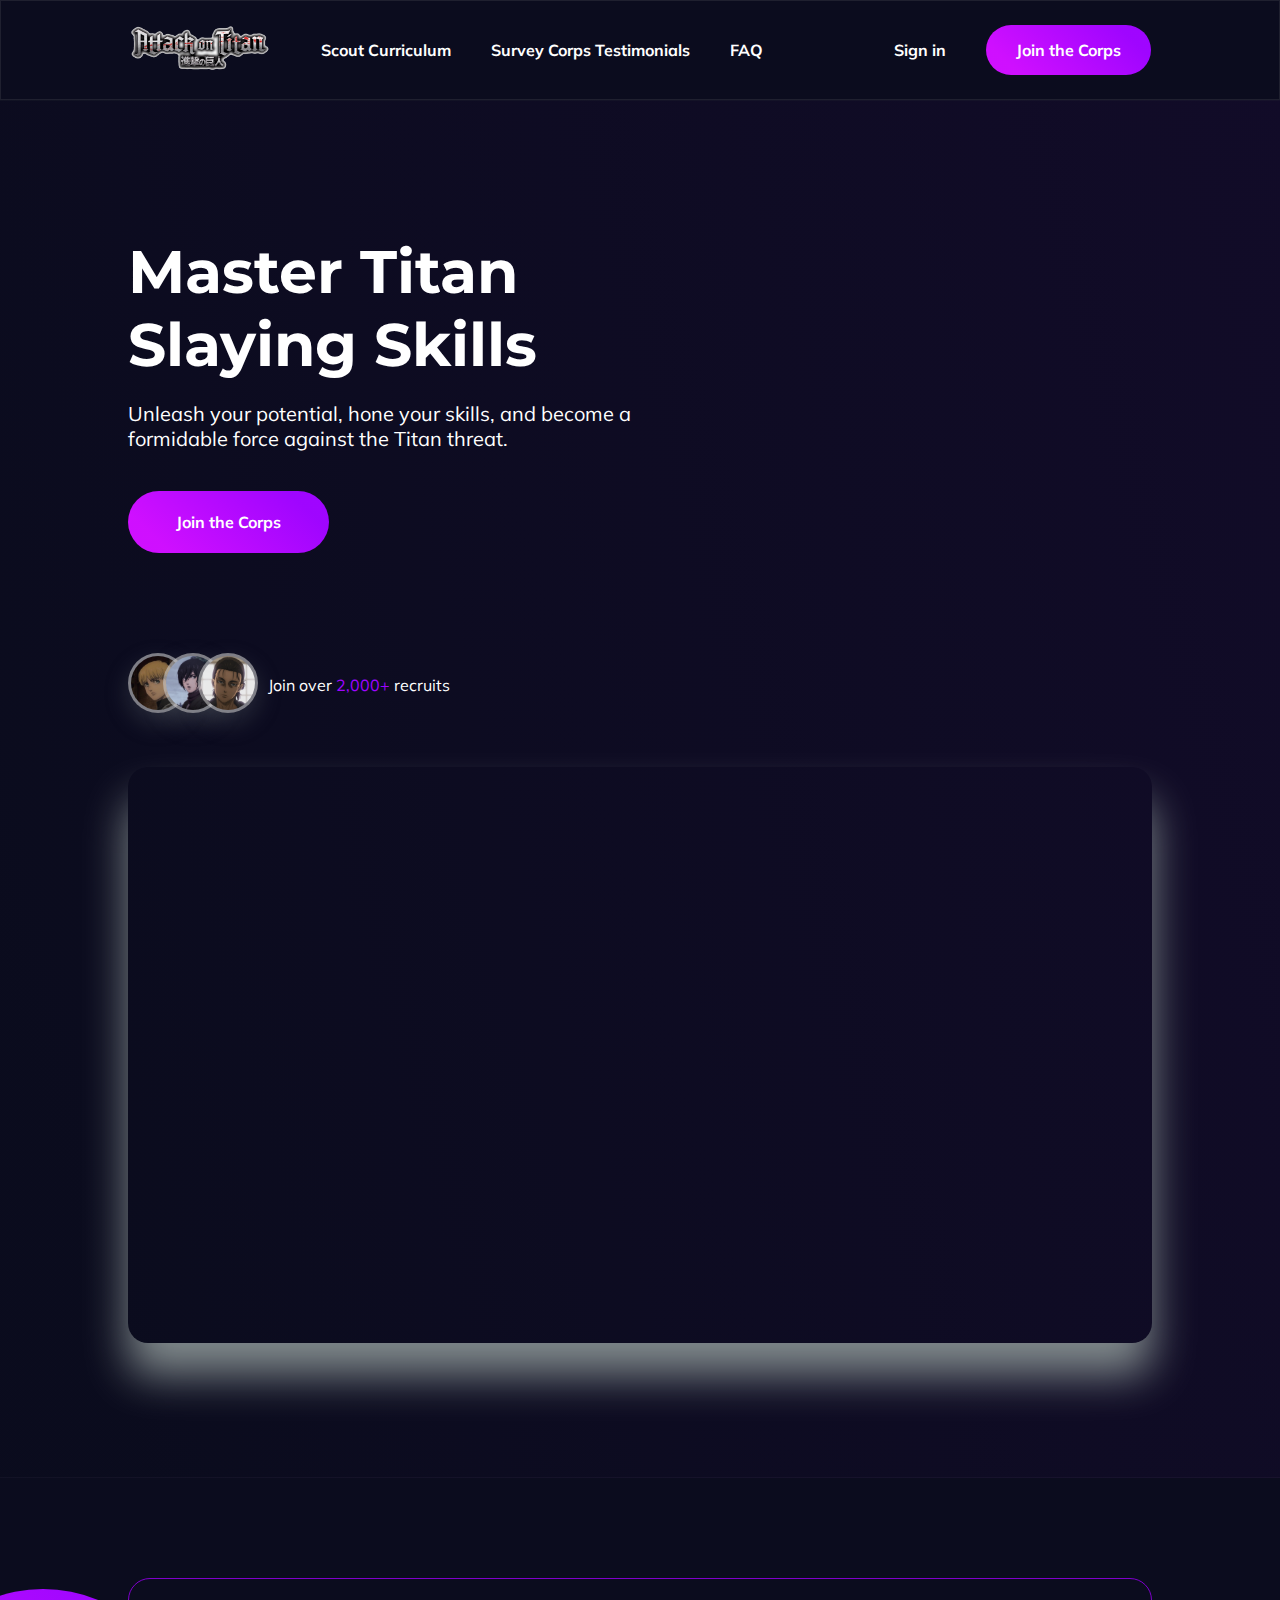
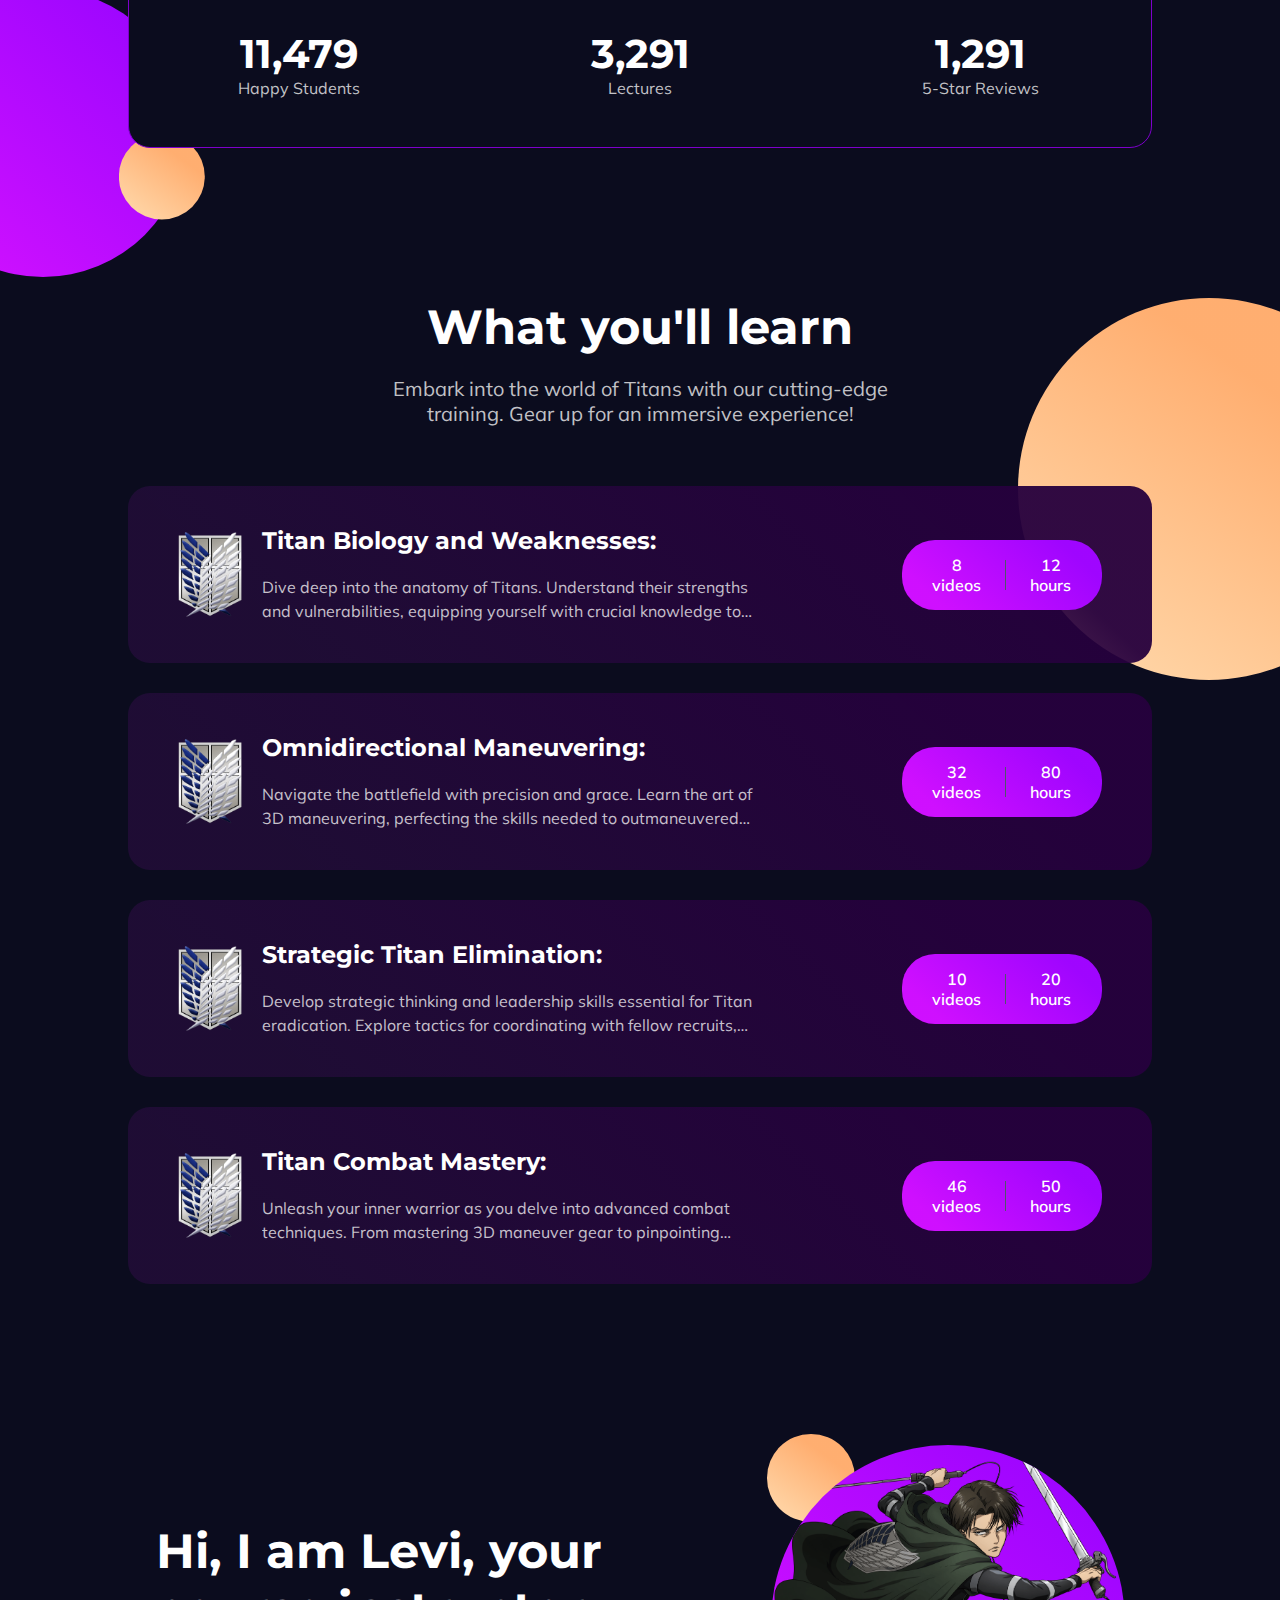
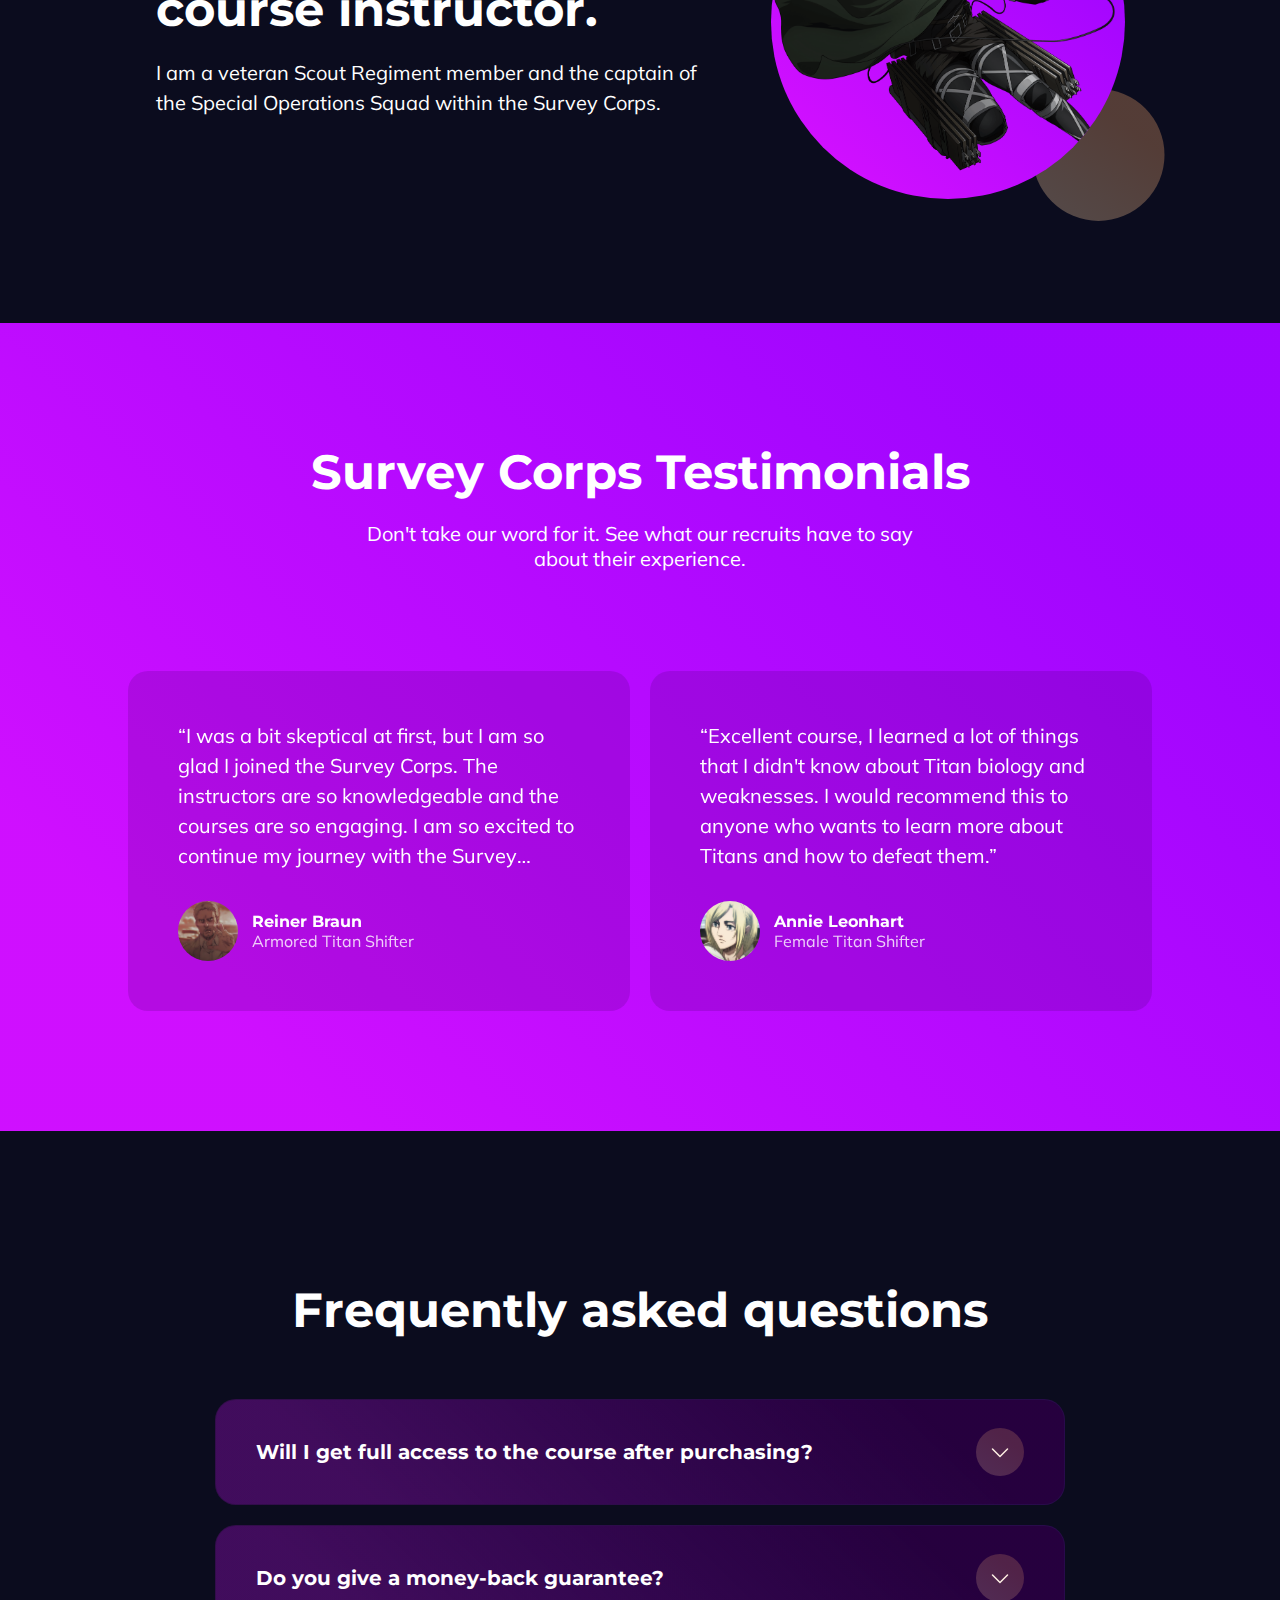
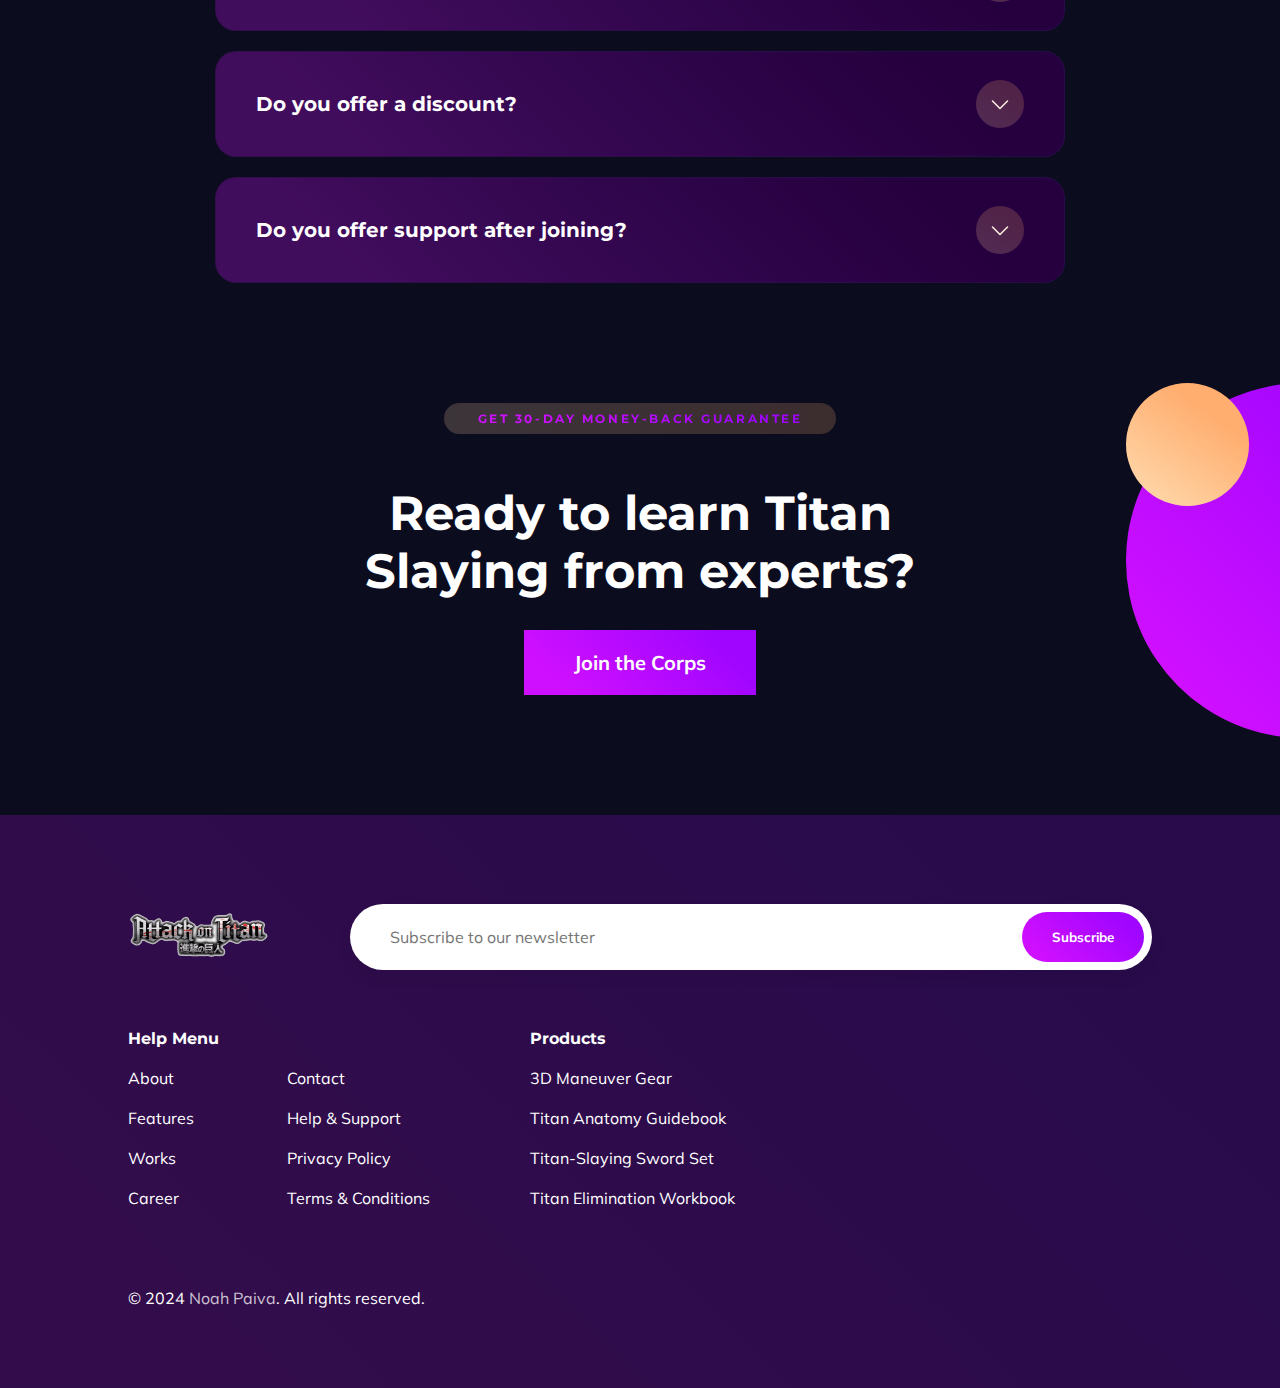
<file: landing-page/index.html>
<!doctype html>
<html lang="en">
<head>
	<meta charset="UTF-8">
	<meta content="width=device-width, initial-scale=1.0" name="viewport">
	<meta content="ie=edge" http-equiv="X-UA-Compatible">
	<title>Attack on Titan Landing Page</title>
	<link href="https://fonts.googleapis.com" rel="preconnect"/>
	<link crossorigin href="https://fonts.gstatic.com" rel="preconnect"/>
	<link
		href="https://fonts.googleapis.com/css2?family=Montserrat:wght@700&family=Mulish:wght@400;600;700&display=swap"
		rel="stylesheet"
	/>
	<link
		href="https://cdn.jsdelivr.net/npm/swiper@11/swiper-bundle.min.css"
		rel="stylesheet"
	/>
	<link href="./styles.css" rel="stylesheet"/>
	<script defer src="https://cdn.freecodecamp.org/testable-projects-fcc/v1/bundle.js"></script>

</head>
<body>
	<header class="main-header" id="header">
		<nav id="nav-bar">
			<a href="#">
				<img alt="AOT Logo" id="header-img" src="./assets/logo.png"/>
			</a>
			<div class="backdrop"></div>
			<div class="nav-links">
				<ul>
					<li><a class="nav-link" href="#curriculum">Scout Curriculum</a></li>
					<li>
						<a class="nav-link" href="#corps-testimonials">Survey Corps Testimonials</a>
					</li>
					<li>
						<a class="nav-link" href="#faq">FAQ</a>
					</li>
				</ul>
				<ul>
					<li>
						<a class="" href="#">Sign in</a>
					</li>
					<li>
						<a class="colored-button" href="#join-the-corps">Join the Corps</a>
					</li>
				</ul>
			</div>
		</nav>
		<div class="menu-btn">
			<span></span>
		</div>
	</header>
	<main>
		<section class="hero padding-section" id="hero">
			<div class="text">
				<h1>Master Titan Slaying Skills</h1>
				<p>
					Unleash your potential, hone your skills, and become a formidable force against the Titan threat.
				</p>
			</div>
			<a class="colored-button" href="#join-the-corps">Join the Corps</a>
			<div class="corps">
				<div class="corps-images">
					<img alt="Armin Picture" src="./assets/armin.webp"/>
					<img alt="Mikasa Picture" src="./assets/mikasa.jpg"/>
					<img alt="Eren Picture" src="./assets/eren.webp"/>
				</div>
				<p>Join over <span>2,000+</span> recruits</p>
			</div>
			<div class="responsive-iframe">
				<iframe
					allowfullscreen
					id="video"
					src="https://www.youtube.com/embed/yLhjFXkPpck?controls=0"
					title="Attack on Titan AMV"
				></iframe>
			</div>
		</section>
		<section class="statistics" id="statistics">
			<div class="statistic">
				<h2>11,479</h2>
				<p>happy students</p>
			</div>
			<div class="statistic">
				<h2>3,291</h2>
				<p>lectures</p>
			</div>
			<div class="statistic">
				<h2>1,291</h2>
				<p>5-star reviews</p>
			</div>
		</section>
		<section class="curriculum" id="curriculum">
			<header>
				<h2>What you'll learn</h2>
				<p>
					Embark into the world of Titans with our cutting-edge training. Gear up for an immersive
					experience!
				</p>
			</header>
			<article class="course">
				<div class="course-info">
					<img
						alt="Survey Corps Logo"
						src="./assets/corps-logo.webp"
					/>
					<div>
						<h3>Titan Biology and Weaknesses:</h3>
						<p>
							Dive deep into the anatomy of Titans. Understand their strengths and vulnerabilities, equipping yourself
							with crucial knowledge to exploit weaknesses effectively.
						</p>
					</div>
				</div>
				<a class="course-price colored-button" href="">
					<span>8 videos</span>
					<div></div>
					<span>12 hours</span>
				</a>
			</article>
			<article class="course">
				<div class="course-info">
					<img
						alt="Survey Corps Logo"
						src="./assets/corps-logo.webp"
					/>
					<div>
						<h3>Omnidirectional Maneuvering:</h3>
						<p>
							Navigate the battlefield with precision and grace. Learn the art of 3D maneuvering, perfecting the skills
							needed to outmaneuvered Titans. Become a primary of swift and agile movements in the face of danger.
						</p>
					</div>
				</div>
				<a class="course-price colored-button" href="">
					<span>32 videos</span>
					<div></div>
					<span>80 hours</span>
				</a>
			</article>
			<article class="course">
				<div class="course-info">
					<img
						alt="Survey Corps Logo"
						src="./assets/corps-logo.webp"
					/>
					<div>
						<h3>Strategic Titan Elimination:</h3>
						<p>
							Develop strategic thinking and leadership skills essential for Titan eradication. Explore tactics for
							coordinating with fellow recruits, devising plans, and executing precise maneuvers to ensure the most
							effective Titan elimination strategies.
						</p>
					</div>
				</div>
				<a class="course-price colored-button" href="">
					<span>10 videos</span>
					<div></div>
					<span>20 hours</span>
				</a>
			</article>
			<article class="course">
				<div class="course-info">
					<img
						alt="Survey Corps Logo"
						src="./assets/corps-logo.webp"
					/>
					<div>
						<h3>Titan Combat Mastery:</h3>
						<p>
							Unleash your inner warrior as you delve into advanced combat techniques. From mastering 3D maneuver gear
							to pinpointing Titan weaknesses, this course will transform you into a skilled Titan slayer.
						</p>
					</div>
				</div>
				<a class="course-price colored-button" href="">
					<span>46 videos</span>
					<div></div>
					<span>50 hours</span>
				</a>
			</article>
		</section>
		<section class="instructor" id="instructor">
			<div class="text">
				<h2>Hi, I am Levi, your course instructor.</h2>
				<p>
					I am a veteran Scout Regiment member and the captain of the Special Operations Squad within the Survey Corps.
				</p>
			</div>
			<div class="image">
				<img alt="" src="./assets/levi.png"/>
			</div>
		</section>
		<section class="corps-testimonials padding-section" id="corps-testimonials">
			<header>
				<h2>Survey Corps Testimonials</h2>
				<p>
					Don't take our word for it. See what our recruits have to say about their experience.
				</p>
			</header>
			<div class="swiper">
				<!-- Additional required wrapper -->
				<div class="swiper-wrapper">
					<!-- Slides -->
					<div class="swiper-slide">
						<p>
							“I was a bit skeptical at first, but I am so glad I joined the
							Survey Corps. The instructors are so knowledgeable and the
							courses are so engaging. I am so excited to continue my
							journey with the Survey Corps!”
						</p>
						<div class="recruit">
							<img alt="Recruit" src="./assets/reiner.jpg"/>
							<div class="info">
								<h3>Reiner Braun</h3>
								<p>Armored Titan Shifter</p>
							</div>
						</div>
					</div>
					<div class="swiper-slide">
						<p>
							“Excellent course, I learned a lot of things that I didn't know
							about Titan biology and weaknesses. I would recommend this to
							anyone who wants to learn more about Titans and how to defeat
							them.”
						</p>
						<div class="recruit">
							<img alt="Recruit" src="./assets/annie.webp"/>
							<div class="info">
								<h3>Annie Leonhart</h3>
								<p>Female Titan Shifter</p>
							</div>
						</div>
					</div>
					<div class="swiper-slide">
						<p>
							“I have been a fan of the Survey Corps for a long time, and I
							am so glad I finally took the leap and joined. The courses are
							so informative and the instructors are so helpful. I am so
							excited to continue my journey with the Survey Corps!”
						</p>
						<div class="recruit">
							<img alt="Recruit" src="./assets/zeke.jpg"/>
							<div class="info">
								<h3>Zeke Yeager</h3>
								<p>Beast Titan Shifter</p>
							</div>
						</div>
					</div>
				</div>
			</div>
		</section>
		<section class="faq" id="faq">
			<header>
				<h2>Frequently asked questions</h2>
			</header>
			<div class="questions">
				<details>
					<summary>
						Will I get full access to the course after purchasing?
					</summary>
					<p>
						Anim pariatur cliché reprehenderit, enim eiusmod high life
						accusamus terry richardson ad squid. Three wolf moon officia aute, non
						cupidatat skateboard dolor brunch. Food truck quinoa nesciunt
						laborum eiusmod. Brunch 3 wolf moon tempor, sunt aliqua put a bird
						on it squid single-origin coffee nulla assumenda shoreditch et.
						Nihil anim keffiyeh helvetica, craft beer labore wes anderson cred
						nesciunt sapiente ea proident. Ad vegan excepteur butcher vice
						lomo. Leggings occaecat craft beer farm-to-table, raw denim
						aesthetic synth nesciunt you probably haven't heard of them
						accusamus labore sustainable VHS.
					</p>
				</details>
				<details>
					<summary>Do you give a money-back guarantee?</summary>
					<p>
						Anim pariatur cliché reprehenderit, enim eiusmod high life
						accusamus terry richardson ad squid. Three wolf moon officia aute, non
						cupidatat skateboard dolor brunch. Food truck quinoa nesciunt
						laborum eiusmod. Brunch 3 wolf moon tempor, sunt aliqua put a bird
						on it squid single-origin coffee nulla assumenda shoreditch et.
						Nihil anim keffiyeh helvetica, craft beer labore wes anderson cred
						nesciunt sapiente ea proident. Ad vegan excepteur butcher vice
						lomo. Leggings occaecat craft beer farm-to-table, raw denim
						aesthetic synth nesciunt you probably haven't heard of them
						accusamus labore sustainable VHS.
					</p>
				</details>
				<details>
					<summary>Do you offer a discount?</summary>
					<p>
						Anim pariatur cliché reprehenderit, enim eiusmod high life
						accusamus terry richardson ad squid. Three wolf moon officia aute, non
						cupidatat skateboard dolor brunch. Food truck quinoa nesciunt
						laborum eiusmod. Brunch 3 wolf moon tempor, sunt aliqua put a bird
						on it squid single-origin coffee nulla assumenda shoreditch et.
						Nihil anim keffiyeh helvetica, craft beer labore wes anderson cred
						nesciunt sapiente ea proident. Ad vegan excepteur butcher vice
						lomo. Leggings occaecat craft beer farm-to-table, raw denim
						aesthetic synth nesciunt you probably haven't heard of them
						accusamus labore sustainable VHS.
					</p>
				</details>
				<details>
					<summary>Do you offer support after joining?</summary>
					<p>
						Anim pariatur cliché reprehenderit, enim eiusmod high life
						accusamus terry richardson ad squid. Three wolf moon officia aute, non
						cupidatat skateboard dolor brunch. Food truck quinoa nesciunt
						laborum eiusmod. Brunch 3 wolf moon tempor, sunt aliqua put a bird
						on it squid single-origin coffee nulla assumenda shoreditch et.
						Nihil anim keffiyeh helvetica, craft beer labore wes anderson cred
						nesciunt sapiente ea proident. Ad vegan excepteur butcher vice
						lomo. Leggings occaecat craft beer farm-to-table, raw denim
						aesthetic synth nesciunt you probably haven't heard of them
						accusamus labore sustainable VHS.
					</p>
				</details>
			</div>
		</section>
		<section class="join-the-corps padding-section" id="join-the-corps">
			<header>
				<div class="promo">
					<h3>Get 30-Day Money-Back Guarantee</h3>
				</div>
				<h2>Ready to learn Titan Slaying from experts?</h2>
			</header>
			<a class="colored-button" href="#">Join the Corps</a>
		</section>
	</main>
	<footer class="main-footer">
		<div class="footer-header">
			<a href="#">
				<img alt="logo" src="./assets/logo.png"/>
			</a>
			<form action="https://www.freecodecamp.com/email-submit" class="newsletter" id="form">
				<label class="sr-only" for="email">Subscribe to our newsletter</label>
				<input
					id="email"
					name="email"
					placeholder="Subscribe to our newsletter"
					required
					type="email"
				/>
				<input class="colored-button" id="submit" type="submit" value="Subscribe"/>
			</form>
		</div>
		<nav>
			<div>
				<h3>Help Menu</h3>
				<ul class="double-list">
					<li>About</li>
					<li>Features</li>
					<li>Works</li>
					<li>Career</li>
					<li>Contact</li>
					<li>Help & Support</li>
					<li>Privacy Policy</li>
					<li>Terms & Conditions</li>
				</ul>
			</div>
			<div>
				<h3>Products</h3>
				<ul>
					<li>3D Maneuver Gear</li>
					<li>Titan Anatomy Guidebook</li>
					<li>Titan-Slaying Sword Set</li>
					<li>Titan Elimination Workbook</li>
				</ul>
			</div>
		</nav>
		<p>&copy; 2024 <a href="https://github.com/noahbpaiva">Noah Paiva</a>. All rights reserved.</p>
	</footer>
	<script src="https://cdn.jsdelivr.net/npm/swiper@11/swiper-bundle.min.js"></script>
	<script>
    const navbar = document.querySelector('#nav-bar');

    document.querySelector('.menu-btn').addEventListener('click', e => {
      e.currentTarget.classList.toggle('close');
      navbar.classList.toggle('open');
    });

    document.querySelectorAll('.navbar ul a').forEach(link => {
      link.addEventListener('click', () => {
        if (navbar.getAttribute('class').includes('open'))
          document.querySelector('.menu-btn').click();
      });
    });

    new Swiper('.swiper', {
      spaceBetween: 20,
      loop: true,
      slidesPerView: 1,
      autoplay: {
        delay: 5000,
      },
      breakpoints: {
        1024: {
          slidesPerView: 2,
        },
      },
    });
	</script>
</body>
</html>
</file>
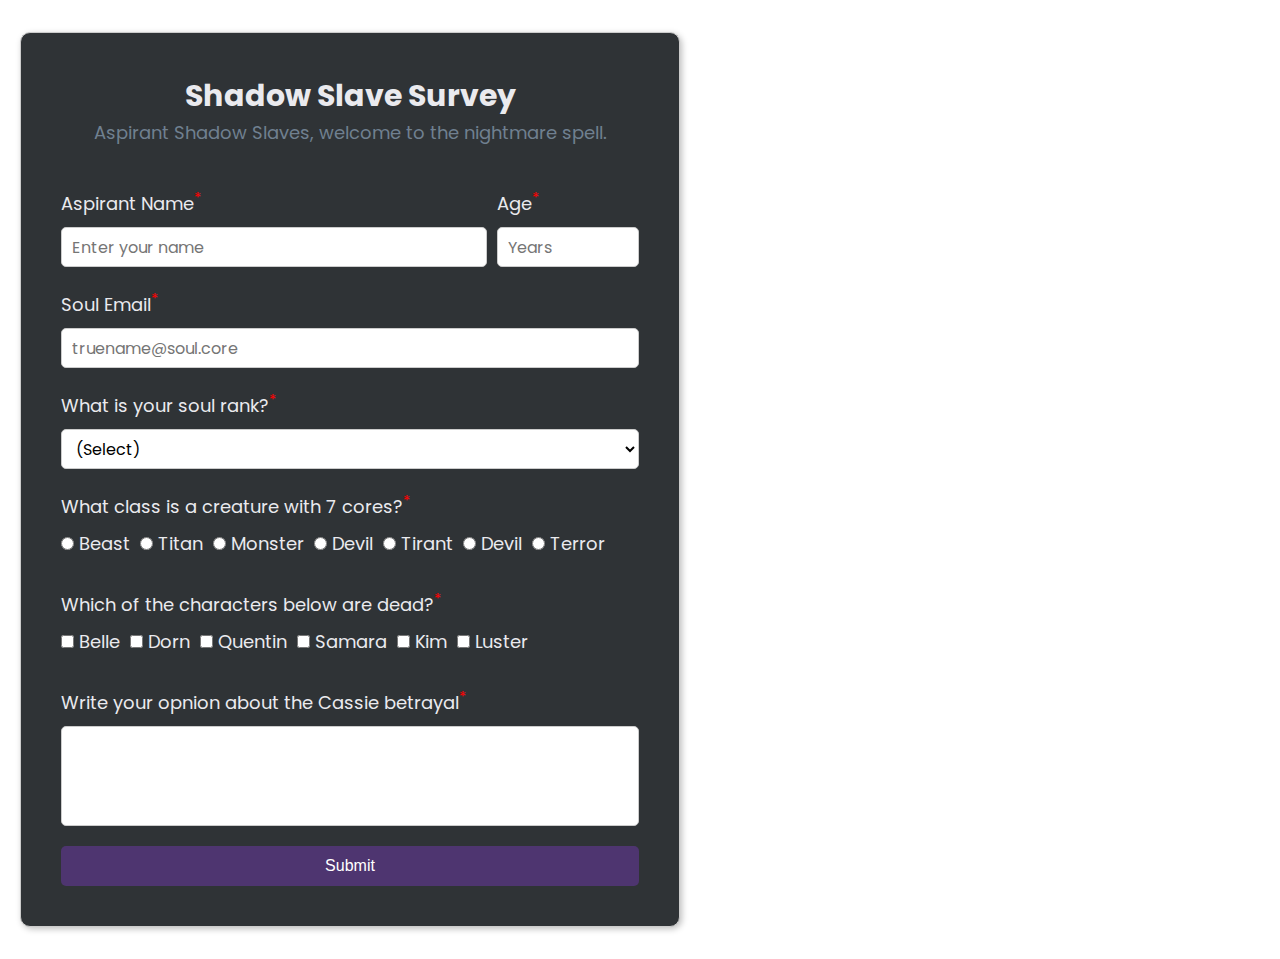
<file: survey-form/index.html>
<!doctype html>
<html lang="en">
<head>
	<meta charset="UTF-8">
	<meta content="width=device-width, initial-scale=1.0" name="viewport">
	<meta content="ie=edge" http-equiv="X-UA-Compatible">
	<title>Shadow Slave Survey</title>
	<link href="https://fonts.googleapis.com/css?family=Poppins:400,500,600,700&display=swap" rel="stylesheet">
	<link href="styles.css" rel="stylesheet">
	<script defer src="https://cdn.freecodecamp.org/testable-projects-fcc/v1/bundle.js"></script>
</head>
<body>
	<main>
		<h1 id="title">Shadow Slave Survey</h1>
		<p id="description">Aspirant Shadow Slaves, welcome to the nightmare spell.</p>
		<form id="survey-form">
			<fieldset class="double-field">
				<div>
					<label for="name" id="name-label">Aspirant Name<sup class="required">*</sup></label>
					<input id="name" placeholder="Enter your name" required type="text"/>
				</div>
				<div>
					<label for="number" id="number-label">Age<sup class="required">*</sup></label>
					<input id="number" max="99" min="13" placeholder="Years" required type="number"/>
				</div>
			</fieldset>
			<fieldset>
				<label for="email" id="email-label">Soul Email<sup class="required">*</sup></label>
				<input id="email" placeholder="truename@soul.core" required type="email"/>
				<label for="dropdown">What is your soul rank?<sup class="required">*</sup></label>
				<select id="dropdown" name="soul-rank" required>
					<option disabled selected value="">(Select)</option>
					<option value="1">Dormant</option>
					<option value="2">Awakened</option>
					<option value="3">Ascended</option>
					<option value="4">Transcended</option>
					<option value="5">Supreme</option>
					<option value="6">Sacred</option>
					<option value="7">Divine</option>
				</select>
			</fieldset>
			<fieldset>
				<label>What class is a creature with 7 cores?<sup class="required">*</sup></label>
				<div class="inline-list">
					<label>
						<input name="cores" required type="radio" value="beast"/> Beast
					</label>
					<label>
						<input name="cores" type="radio" value="titan"/> Titan
					</label>
					<label>
						<input name="cores" type="radio" value="monster"/> Monster
					</label>
					<label>
						<input name="cores" type="radio" value="devil"/> Devil
					</label>
					<label>
						<input name="cores" type="radio" value="tirant"/> Tirant
					</label>
					<label>
						<input name="cores" type="radio" value="devil"/> Devil
					</label>
					<label>
						<input name="cores" type="radio" value="terror"/> Terror
					</label>
				</div>

			</fieldset>
			<fieldset>
				<label>Which of the characters below are dead?<sup class="required">*</sup></label>
				<div class="inline-list">
					<label><input name="dead" type="checkbox" value="belle"/> Belle</label>
					<label><input name="dead" type="checkbox" value="dorn"/> Dorn</label>
					<label><input name="dead" type="checkbox" value="quentin"/> Quentin</label>
					<label><input name="dead" type="checkbox" value="samara"/> Samara</label>
					<label><input name="dead" type="checkbox" value="kim"/> Kim</label>
					<label><input name="dead" type="checkbox" value="luster"/> Luster</label>
				</div>
				<label for="opnion">Write your opnion about the Cassie betrayal<sup class="required">*</sup></label>
				<textarea id="opnion" required>

						</textarea>
			</fieldset>
			<button id="submit" type="submit">Submit</button>
		</form>
	</main>
</body>
</html>
</file>
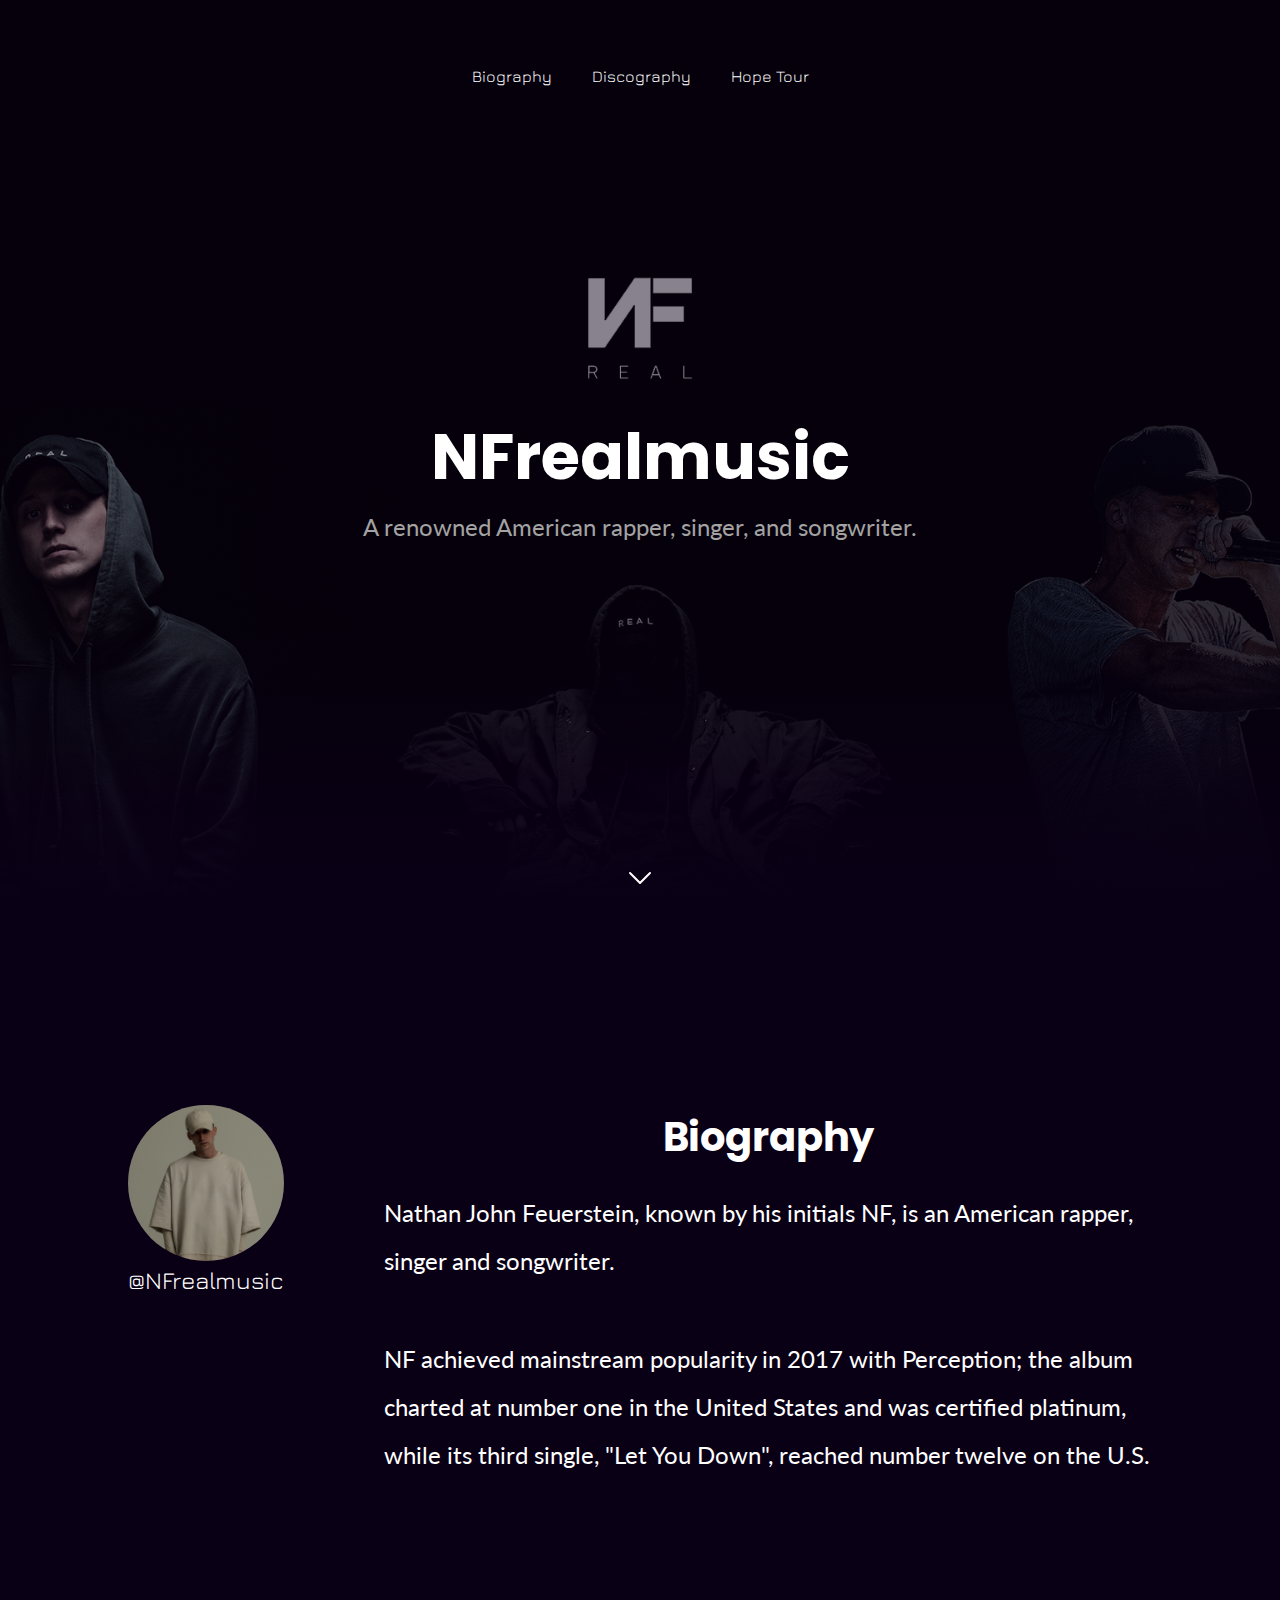
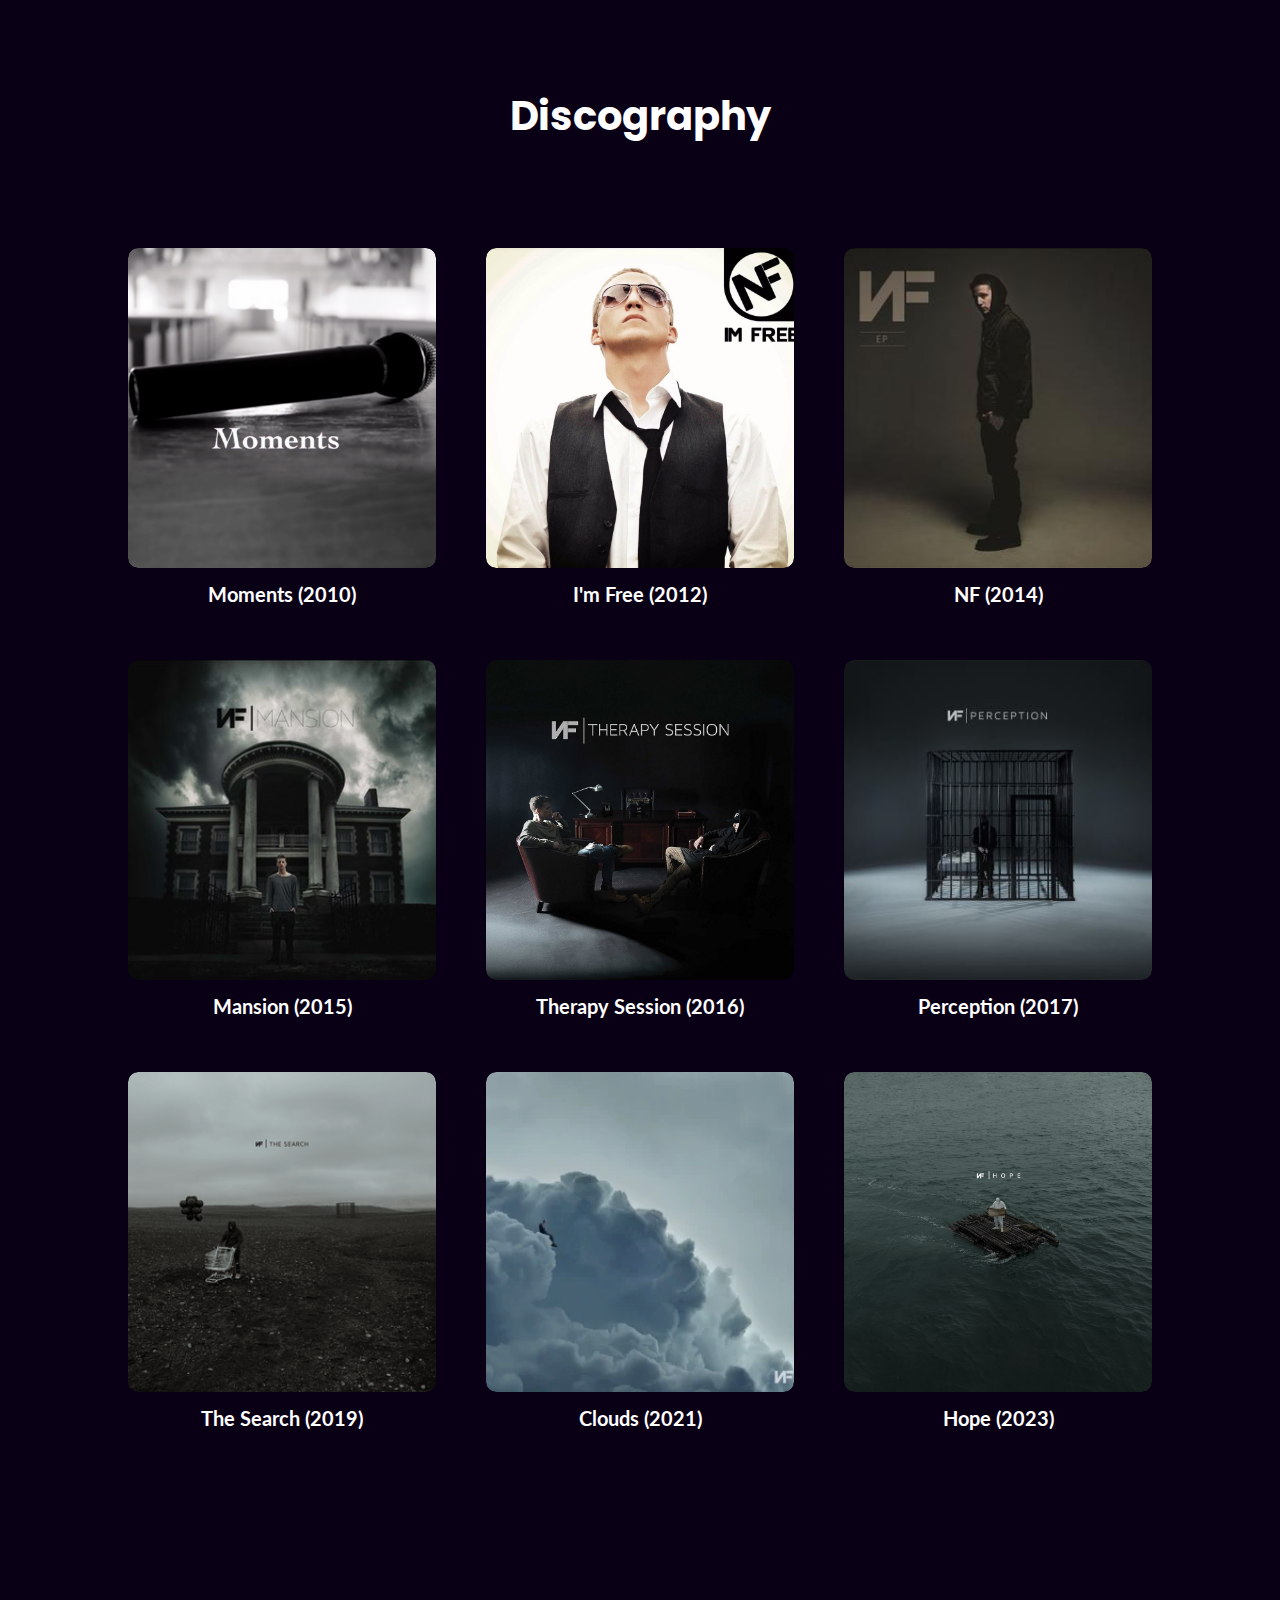
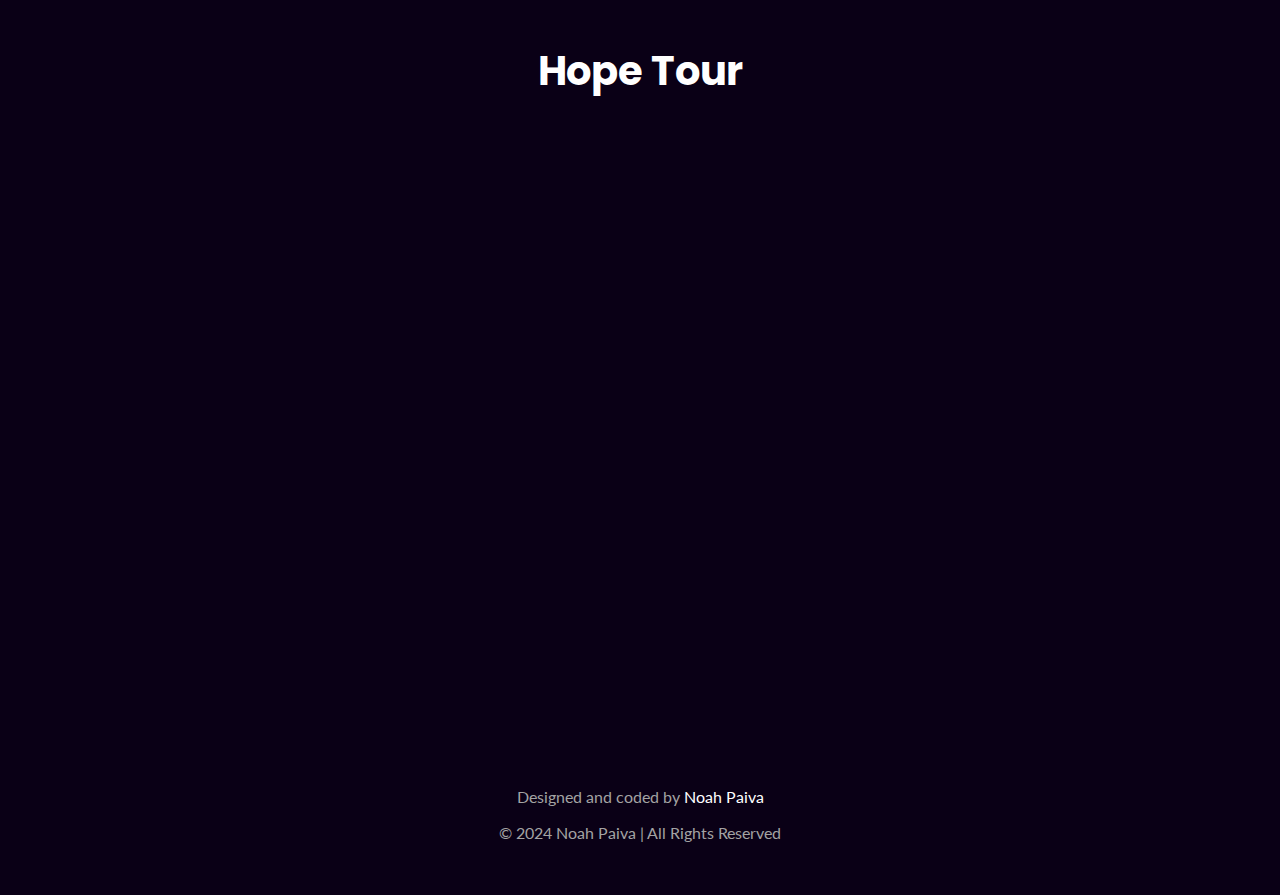
<file: tribute-page/index.html>
<!doctype html>
<html lang="en">
<head>
	<meta charset="UTF-8">
	<meta content="width=device-width, initial-scale=1.0" name="viewport">
	<meta content="ie=edge" http-equiv="X-UA-Compatible">
	<title>Tribute Page for NF</title>
	<link href="https://fonts.googleapis.com/css?family=Poppins:400,500,600,700" rel="stylesheet">
	<link href="https://fonts.googleapis.com/css?family=Lato:400" rel="stylesheet">
	<link href="https://fonts.googleapis.com/css?family=Jura:400,500,600,700" rel="stylesheet">
	<link href="./styles.css" rel="stylesheet">
</head>
<body>
	<main id="main">
		<section class="home">
			<header>
				<nav class="navbar">
					<ul>
						<li class="navbar-item"><a href="#biography">Biography</a></li>
						<li class="navbar-item"><a href="#discography">Discography</a></li>
						<li class="navbar-item"><a href="#tour">Hope Tour</a></li>
					</ul>
				</nav>
			</header>
			<div class="home-content">
				<div class="home-text">
					<h1 id="title">NFrealmusic</h1>
					<p>A renowned American rapper, singer, and songwriter.</p>
				</div>
				<a aria-label="Go to biography" class="home-content-link" href="#biography">
					<svg fill="#ffffff" height="32" viewBox="0 0 256 256" width="32" xmlns="http://www.w3.org/2000/svg">
						<path
							d="M213.66,101.66l-80,80a8,8,0,0,1-11.32,0l-80-80A8,8,0,0,1,53.66,90.34L128,164.69l74.34-74.35a8,8,0,0,1,11.32,11.32Z"></path>
					</svg>
				</a>

			</div>
		</section>
		<section class="biography" id="biography">
			<div class="biography-picture" id="img-div">
				<img alt="NF" id="image" src="assets/nf.jpg">
				<div id="img-caption"><a href=https://www.nfrealmusic.com" id="tribute-link" target="_blank">@NFrealmusic</a>
				</div>
			</div>
			<div class="biography-content">
				<h2>Biography</h2>
				<div class="biography-text" id="tribute-info">
					<p>Nathan John Feuerstein, known by his initials NF, is an American rapper, singer and songwriter.</p>
					<p>NF achieved mainstream popularity in 2017 with Perception; the album charted at number one in the United
						States and was certified platinum, while its third single, "Let You Down", reached number twelve on the
						U.S.</p>
				</div>
			</div>
		</section>
		<section class="discography" id="discography">
			<h2>Discography</h2>
			<div class="discography-albums">
				<div class="album">
					<div class="album-picture">
						<img alt="Moments" src="assets/albums/moments.png">
					</div>
					<h3>Moments (2010)</h3>
				</div>
				<div class="album">
					<div class="album-picture">
						<img alt="I'm Free" src="assets/albums/im-free.jpg">
					</div>
					<h3>I'm Free (2012)</h3>
				</div>
				<div class="album">
					<div class="album-picture">
						<img alt="NF" src="assets/albums/nf.jpg">
					</div>
					<h3>NF (2014)</h3>
				</div>
				<div class="album">
					<div class="album-picture">
						<img alt="Mansion" src="assets/albums/mansion.png">
					</div>
					<h3>Mansion (2015)</h3>
				</div>
				<div class="album">
					<div class="album-picture">
						<img alt="Therapy Session" src="assets/albums/therapy-session.jpg">
					</div>
					<h3>Therapy Session (2016)</h3>
				</div>
				<div class="album">
					<div class="album-picture">
						<img alt="Perception" src="assets/albums/perception.jpg">
					</div>
					<h3>Perception (2017)</h3>
				</div>
				<div class="album">
					<div class="album-picture">
						<img alt="The Search" src="assets/albums/the-search.png">
					</div>
					<h3>The Search (2019)</h3>
				</div>
				<div class="album">
					<div class="album-picture">
						<img alt="Clouds" src="assets/albums/clouds.png">
					</div>
					<h3>Clouds (2021)</h3>
				</div>
				<div class="album">
					<div class="album-picture">
						<img alt="Hope" src="assets/albums/hope.png">
					</div>
					<h3>Hope (2023)</h3>
				</div>
			</div>
		</section>
		<section id="tour">
			<h2>Hope Tour</h2>
			<div class="tour-player">
				<iframe allowfullscreen class="responsive-iframe"
				        src="https://www.youtube-nocookie.com/embed/LZ-CUF-Fw-g?si=SNor-ZfNMjztRkdq&amp;controls=0"
				        title="Youtube Player">
				</iframe>
			</div>
		</section>
	</main>
	<footer>
		<p>Designed and coded by <a href="www.github.com/noahbpaiva">Noah Paiva</a></p>
		<p>&copy; 2024 Noah Paiva | All Rights Reserved</p>
	</footer>
	<script src="https://cdn.freecodecamp.org/testable-projects-fcc/v1/bundle.js"></script>
</body>
</html>
</file>
<file: landing-page/styles.css>
* {
    margin: 0;
    padding: 0;
    border: 0;
    list-style: none;
    text-decoration: none;
    box-sizing: border-box;
}

:root {
    --color-primary: hsla(277, 100%, 51%, 1);
    --color-background: hsla(235, 48%, 8%);
    --color-primary-text: hsla(0, 0%, 100%, 1);
    --color-secondary-text: hsla(0, 0%, 100%, 0.75);
}


html {
    font-size: 62.5%;
    scroll-behavior: smooth;
    scroll-padding-top: 10rem;
}

html::-webkit-scrollbar {
    width: 0.8rem;
    background-color: hsla(235, 48%, 12%);
}

html::-webkit-scrollbar-thumb {
    background-color: var(--color-primary);
}

body {
    color: var(--color-primary-text);
    font: 400 1.6rem 'Mulish', sans-serif;
    overflow-x: hidden;
    max-width: 100vw;
    background: var(--color-background);
}

h1,
h2,
h3, summary {
    font-family: 'Montserrat', sans-serif;
}


a {
    color: var(--color-primary-text);
    transition: all 0.3s ease-in-out;
}


section header {
    text-align: center;
}

section header h2 {
    font-size: min(4.8rem, 8vw);
    margin-bottom: 2rem;
}

.main-header, .padding-section, .main-footer {
    padding-left: 10vw;
    padding-right: 10vw;
}

section:not(.padding-section) {
    margin-left: 10vw;
    margin-right: 10vw;
}

.colored-button {
    font-weight: 700;
    display: inline-block;
    padding: 1.5rem 3rem;
    border-radius: 3.3rem;
    color: hsla(0, 0%, 100%, 1);
    background: hsla(288, 100%, 53%, 1) linear-gradient(
            44.11deg,
            hsla(288, 100%, 53%, 1) 15.75%,
            hsla(277, 100%, 51%, 1) 84.63%
    );
    transition: all 0.3s ease-in-out;
}

.colored-button:hover {
    cursor: pointer;
    filter: hue-rotate(-10deg);
}

.sr-only {
    position: absolute;
    width: 1px;
    height: 1px;
    padding: 0;
    margin: -1px;
    overflow: hidden;
    clip: rect(0, 0, 0, 0);
    white-space: nowrap;
    border-width: 0;
}

.backdrop {
    visibility: hidden;
    opacity: 0;
    position: absolute;
    transition: all 0.3s ease-in-out;
}

/* * Header */

.main-header {
    height: 10rem;
    display: flex;
    align-items: center;
    position: sticky;
    font-weight: bold;
    top: 0;
    z-index: 100;
    border: .1rem solid hsla(0, 0%, 59%, 0.15);
    background: var(--color-background);
}

.main-header #header-img {
    height: 8rem;
}

.main-header nav, header nav div {
    flex: 1;
    display: flex;
    align-items: center;
    gap: 5rem;
}


.main-header a:hover:not(.colored-button) {
    color: var(--color-primary);
}

header nav div {
    justify-content: space-between;
}

header nav div ul {
    display: flex;
    align-items: center;
    gap: 4rem;
}


/* * Hero */

.hero {
    background: linear-gradient(
            74.06deg,
            hsla(235, 48%, 8%, 0.05) 8.64%,
            hsla(277, 100%, 51%, 0.05) 106.87%,
            hsla(277, 100%, 51%, 0.05) 106.87%
    );
}

.hero {
    position: relative;
    padding-top: 13.4rem;
    padding-bottom: 13.4rem;
    border-top: .1rem solid hsla(0, 0%, 59%, 0.05);
    border-bottom: .1rem solid hsla(0, 0%, 59%, 0.05);
}

.hero h1 {
    font-size: min(6rem, 10vw);
    max-width: 53rem;
    margin-bottom: 2rem;
}

.hero .text p {
    font-size: 2rem;
    max-width: 56rem;
    margin-bottom: 4rem;
}

.hero .colored-button {
    padding: 2.1rem 4.8rem;
    margin-bottom: 10rem;
}

.corps {
    position: relative;
    display: flex;
    height: 6.4rem;
    align-items: center;
}

.corps img {
    width: 6rem;
    height: 6rem;
    padding: .3rem;
    position: absolute;
    border-radius: 50%;
    top: 0;
    box-shadow: 0 1rem 2.4rem rgba(129, 138, 140, 0.25);
    background: hsla(0, 0%, 80%, 0.60);
}

.corps img:nth-child(1) {
    left: 0;
}

.corps img:nth-child(2) {
    left: 3.5rem;
}

.corps img:nth-child(3) {
    left: 7rem;
}


.corps p {
    position: absolute;
    left: 14rem;
    font-weight: 400;
}

.corps p span {
    color: var(--color-primary);
}

.responsive-iframe {
    position: absolute;
    width: 59rem;
    height: 33rem;
    right: 0;
    top: 50%;
    transform: translateY(-50%);
    box-shadow: 0 1rem 2.4rem rgba(129, 138, 140, 0.25);
    border-radius: 2rem 0 0 2rem;
}

.responsive-iframe iframe {
    position: absolute;
    top: 0;
    left: 0;
    bottom: 0;
    right: 0;
    width: 100%;
    height: 100%;
    border-radius: 2rem 0 0 2rem;
}

/* * Statistics */

.statistics {
    margin-top: 10rem;
    margin-left: 10vw;
    margin-right: 10vw;
    position: relative;
    display: flex;
    height: 17rem;
    border-radius: 2.2rem;
    background: var(--color-background);
    border: .1rem solid hsla(277, 100%, 40%, 1);
}

.statistic {
    flex: 1;
    display: grid;
    text-align: center;
    place-content: center;
    text-transform: capitalize;
}

.statistic h2 {
    font-size: min(4rem, 10vw);
    font-weight: 700;
}

.statistic p {
    color: var(--color-secondary-text);
}

.statistics::before {
    content: '';
    position: absolute;
    width: 28.8rem;
    height: 28.8rem;
    clip-path: circle();
    z-index: -1;
    left: -23rem;
    top: 6%;
    background: linear-gradient(44.11deg, #cd10ff 15.75%, #9f06ff 84.63%);
}

.statistics::after {
    content: '';
    position: absolute;
    width: 8.6rem;
    height: 8.6rem;
    clip-path: circle();
    z-index: -1;
    left: -1%;
    top: 92%;
    background: linear-gradient(
            35.71deg,
            hsla(32, 100%, 83%, 1) 9.11%,
            hsla(26, 100%, 72%, 1) 71.64%
    );
}


/* * Curriculum */
.curriculum {
    padding-top: 15rem;
    position: relative;
}

.curriculum::before {
    content: '';
    position: absolute;
    width: 38.2rem;
    height: 38.2rem;
    clip-path: circle();
    z-index: -1;
    top: 15rem;
    right: -24.8rem;
    background: linear-gradient(
            35.71deg,
            hsla(32, 100%, 83%, 1) 9.11%,
            hsla(26, 100%, 72%, 1) 71.64%
    );
}

.curriculum header p {
    color: var(--color-secondary-text);
    font-size: min(2rem, 3.5vw);
    margin: 0 auto 6rem;
    max-width: 57rem;
}

.course {
    display: flex;
    align-items: center;
    justify-content: space-between;
    border-radius: 2.2rem;
    padding: 4rem 5rem;
    margin-bottom: 3rem;
    position: relative;
    z-index: 1;
    background: linear-gradient(
            44.11deg,
            hsla(288, 100%, 53%, 0.10) 15.75%,
            hsla(277, 100%, 12%, 0.95) 84.63%
    );
}

.course-info {
    display: flex;
    gap: 2rem;
}

.course-info img {
    width: 6.4rem;
    height: auto;
    object-fit: contain;
}

.course-info h3 {
    font-weight: 700;
    font-size: min(2.4rem, 4vw);
    margin-bottom: 2rem;
}

.course-info p {
    max-width: 50rem;
    line-height: 2.4rem;
    color: var(--color-secondary-text);
    display: -webkit-box;
    -webkit-line-clamp: 2;
    -webkit-box-orient: vertical;
    text-overflow: ellipsis;
    overflow: hidden
}

.course-price {
    display: flex;
    gap: 2.4rem;
    align-items: center;
    font-weight: 600;
    padding: 1.5rem 3rem;
    width: 20rem;
    color: hsla(277, 52%, 47%, 1);
}


.course-price div {
    width: 0.1rem;
    height: 3rem;
    background-color: hsla(219, 15%, 36%, 1);
}

.course-price span {
    font-size: min(1.6rem, 3vw);
    text-align: center;
    color: hsla(0, 0%, 100%, 1);
}

/* * Instructor */

.instructor {
    display: flex;
    justify-content: space-around;
    margin-bottom: 12rem;
}

.instructor h2 {
    font-size: min(4.8rem, 8vw);
    max-width: 53.8rem;
    margin-top: 20.8rem;
}

.instructor p {
    font-size: min(2rem, 3.5vw);
    max-width: 56rem;
    margin-top: 2rem;
    line-height: 30px;
}

.instructor > * {
    flex-shrink: 0;
}

.instructor .image {
    position: relative;
    margin-top: 13.1rem;
}

.instructor img {
    width: 35.4rem;
    height: 35.4rem;
    overflow: hidden;
    border-radius: 50%;
    background: linear-gradient(
            44.11deg,
            hsla(288, 100%, 53%, 1) 15.75%,
            hsla(277, 100%, 51%, 1) 84.63%
    );
}

.instructor .image::before {
    content: '';
    position: absolute;
    width: 8.8rem;
    height: 8.8rem;
    clip-path: circle();
    left: -1%;
    top: -3.107344633%;
    z-index: -1;
    background: linear-gradient(
            35.71deg,
            hsla(32, 100%, 83%, 1) 9.11%,
            hsla(26, 100%, 72%, 1) 71.64%
    );
}

.instructor .image::after {
    content: '';
    opacity: 30%;
    position: absolute;
    width: 13.2rem;
    height: 13.2rem;
    clip-path: circle();
    right: -11.3%;
    bottom: -5%;
    z-index: -1;
    background: linear-gradient(
            35.71deg,
            hsla(32, 100%, 83%, 1) 9.11%,
            hsla(26, 100%, 72%, 1) 71.64%
    );
}


/* * Testimonials */

.corps-testimonials {
    padding-bottom: 12rem;
    background: linear-gradient(
            44.11deg,
            hsla(288, 100%, 53%, 1) 15.75%,
            hsla(288, 100%, 53%, 1) 15.76%,
            hsla(277, 100%, 51%, 1) 84.63%
    );
}

.corps-testimonials header {
    padding-top: 12rem;
    margin-bottom: 10rem;
    color: hsla(0, 0%, 100%, 1);
}

.corps-testimonials header p {
    font-size: min(2rem, 3.5vw);
    margin: 0 auto;
    max-width: 56rem;
}

.corps-testimonials .swiper-slide {
    display: flex;
    flex-direction: column;
    justify-content: space-between;
    padding: 5rem;
    height: 34rem;
    border-radius: 2rem;
    background-color: hsla(281, 100%, 22%, 0.2);
}

.corps-testimonials .swiper-slide > p {
    font-size: min(2rem, 3.5vw);
    line-height: 3rem;
    color: hsla(0, 0%, 100%, 1);
    text-overflow: ellipsis;
    overflow: hidden;
    display: -webkit-box;
    -webkit-line-clamp: 5;
    -webkit-box-orient: vertical;
}

.corps-testimonials .recruit {
    display: flex;
    gap: 1.4rem;
    align-items: center;
    color: hsla(0, 0%, 100%, 1);
}

.corps-testimonials .recruit img {
    width: 6rem;
    height: 6rem;
    clip-path: circle();
}

.corps-testimonials .recruit h3 {
    font-size: min(1.6rem, 3vw);
}

.corps-testimonials .recruit p {
    opacity: 80%;
}


/* * Faq */

.faq {
    padding-top: 15rem;
}

.faq header h2 {
    margin-bottom: 6rem;
}

.questions {
    display: grid;
    gap: 2rem;
    max-width: 85rem;
    margin: 0 auto 10rem;
}

.questions details {
    padding: 4rem;
    border: 0.1rem solid transparent;
    border-image-slice: 1;
    border-radius: 2.1rem;
    position: relative;
    background: linear-gradient(
            44.11deg,
            hsla(288, 100%, 53%, 0.10) 15.75%,
            hsla(277, 100%, 12%, 0.95) 84.63%
    );
    background-clip: padding-box;
}

.questions details::after {
    content: '';
    position: absolute;
    top: -0.1rem;
    bottom: -0.1rem;
    left: -0.1rem;
    right: -0.1rem;
    opacity: 20%;
    background: linear-gradient(44.11deg, #cd10ff 15.75%, #9f06ff 84.63%);
    z-index: -1;
    border-radius: 2.1rem;
}

.questions summary {
    position: relative;
    cursor: pointer;
    font-size: min(2rem, 3.5vw);
    font-weight: 700;
}

.questions summary::after {
    content: '';
    position: absolute;
    top: 50%;
    right: 0;
    width: 4.8rem;
    height: 4.8rem;
    transform: translateY(-50%);
    border-radius: 50%;
    background: linear-gradient(
            35.71deg,
            hsla(32, 100%, 83%, 0.2) 9.11%,
            hsla(26, 100%, 72%, 0.2) 71.64%
    );
}

.questions summary::before {
    content: '';
    position: absolute;
    top: 50%;
    right: 0;
    width: 4.8rem;
    height: 4.8rem;
    transform: translateY(-50%) rotate(0deg);
    background: url('./assets/caret-down.svg') center no-repeat;
    transition: all 0.3s ease-in-out;
}

.questions details[open] summary::before {
    transform: translateY(-50%) rotate(180deg);
}

.questions p {
    margin-top: 2rem;
    line-height: 2.6rem;
    color: var(--color-secondary-text);
}

/* * Get Started */

.join-the-corps {
    padding-top: 2rem;
    position: relative;
    overflow-x: hidden;
}

.join-the-corps::before {
    content: '';
    position: absolute;
    width: 35.5rem;
    height: 35.5rem;
    clip-path: circle();
    z-index: -1;
    top: 0;
    right: -20.1rem;
    background: linear-gradient(
            44.11deg,
            hsla(288, 100%, 53%, 1) 15.75%,
            hsla(277, 100%, 51%, 1) 84.63%
    );
}

.join-the-corps::after {
    content: '';
    position: absolute;
    width: 12.3rem;
    height: 12.3rem;
    clip-path: circle();
    z-index: -1;
    top: 0;
    right: 3.1rem;
    background: linear-gradient(35.71deg, #ffd7a9 9.11%, #ffae70 71.64%);
}

.join-the-corps .promo {
    border-radius: 3.3rem;
    padding: 0.8rem 3.4rem;
    display: inline-block;
    background: linear-gradient(
            90deg,
            hsla(32, 100%, 83%, 0.2) 0%,
            hsla(26, 100%, 72%, 0.2) 100%
    );
    margin-bottom: 5rem;
}

.join-the-corps .promo h3 {
    font-size: min(1.2rem, 2.5vw);
    letter-spacing: 0.258rem;
    text-transform: uppercase;
    background: linear-gradient(
            44.11deg,
            hsla(288, 100%, 53%, 1) 15.75%,
            hsla(277, 100%, 51%, 1) 84.63%
    );
    background-clip: text;
    -webkit-text-fill-color: transparent;
    -webkit-background-clip: text;
}

.join-the-corps h2 {
    max-width: 65rem;
    margin: auto auto 3rem;
}

.join-the-corps .colored-button {
    font-size: min(2rem, 3.5vw);
    padding: 2rem 5rem;
    border-radius: 0;
    display: block;
    width: fit-content;
    margin: 0 auto 12rem;
}

/* * Footer */


.main-footer {
    padding-top: 8rem;
    padding-bottom: 4rem;
    background: linear-gradient(
            44.11deg,
            hsla(288, 100%, 53%, 0.2) 15.75%,
            hsla(277, 100%, 51%, 0.2) 84.63%
    );
}

.footer-header {
    margin-bottom: 5rem;
    gap: 8rem;
}


.footer-header img {
    height: 8rem;
}

.footer-header,
.newsletter {
    display: flex;
    align-items: center;
    justify-content: space-between;
}

.main-footer > p {
    font-size: min(1.6rem, 3.5vw);
    margin: 8rem auto 4rem;
}

.main-footer a {
    color: var(--color-secondary-text);
    transition: all 0.3s ease-in-out;
}

.main-footer a:hover {
    color: var(--color-primary);
}

.newsletter {
    flex: 1;
    height: 6.6rem;
    min-height: 6.6rem;
    padding-left: 4rem;
    padding-right: 0.8rem;
    max-width: 89rem;
    border-radius: 3.3rem;
    background-color: hsla(0, 0%, 100%, 1);
    box-shadow: 0 0.8rem 1.6rem 0 hsla(0, 0%, 0%, 0.05);
}

.newsletter input {
    border: 0;
    outline: 0;
    font-family: 'Mulish', serif;
}

.newsletter input[type='email'] {
    width: 60%;
    font-size: min(1.6rem, 3.5vw);
}

.newsletter input[type='submit'] {
    height: 76%;
    font-weight: bold;
    padding: 1.5rem 3rem;
    border-radius: 3.3rem;
    color: hsla(0, 0%, 100%, 1);
}

.main-footer nav {
    display: flex;
    gap: 10rem;
}

.main-footer .double-list {
    column-count: 2;
}

.main-footer li {
    padding-top: 2rem;
}

.main-footer h3 {
    font-size: min(1.6rem, 3.5vw);
}

/* Responsive */

@media screen and (min-width: 1490px) {
    .responsive-iframe {
        right: 16rem;
        border-radius: 2rem;
    }

    .responsive-iframe iframe {
        right: 16rem;
        border-radius: 2rem;
    }
}

@media screen and (max-width: 1320px) {
    .responsive-iframe {
        position: relative;
        margin-top: 5rem;
        width: 100%;
        height: auto;
        overflow: hidden;
        right: unset;
        top: unset;
        transform: unset;
        padding-top: 56.25%;
        box-shadow: 0 3.2rem 4.4rem #818a8c;
        border-radius: 2rem;
    }
}

@media screen and (max-width: 1200px) {
    .menu-btn {
        height: 2.4rem;
        display: inline-flex;
        align-items: center;
        cursor: pointer;
        padding: .2rem;
        z-index: 10;
    }

    .menu-btn span {
        width: 2.4rem;
        position: relative;
    }

    .menu-btn span, .menu-btn span::before, .menu-btn span::after {
        height: .4rem;
        background-color: #f9f9f9;
        transition: all 0.3s ease-in-out;
    }

    .menu-btn span::before,
    .menu-btn span::after {
        content: '';
        position: absolute;
        width: 100%;
        display: block;
    }

    .menu-btn span::before {
        top: -.8rem;
    }

    .menu-btn span::after {
        bottom: -.8rem;
    }

    .menu-btn.close span::before {
        transform: rotate(-45deg);
        top: 0;
    }

    .menu-btn.close span::after {
        transform: rotate(45deg);
        bottom: 0;
    }

    .menu-btn.close span {
        background-color: transparent;
    }

    .nav-links {
        position: fixed;
        top: 0;
        bottom: 0;
        right: -40vw;
        width: 40vw;
        height: 100vh;
        opacity: 0;
        visibility: hidden;
        border-left: 1px solid hsla(0, 0%, 59%, 0.15);
        background-color: var(--color-background);
        transition: all 0.3s ease-in-out;
    }

    .nav-links, .nav-links ul {
        flex-direction: column;
        justify-content: center;
    }

    .main-header:has(nav.open) .nav-links {
        right: 0;
        opacity: 1;
        visibility: visible;
    }

    .main-header:has(nav.open) .backdrop {
        width: 100vw;
        height: 100vh;
        position: fixed;
        inset: 0;
        visibility: visible;
        opacity: 1;
        background-color: rgba(0, 0, 0, 0.5);
    }
}

@media screen and (max-width: 1024px) {
    .nav-links {
        right: -50vw;
        width: 50vw;
    }


    .course {
        gap: 4rem;
        flex-direction: column;
    }

    .course__price {
        transform: scale(0.8);
    }

    .instructor {
        flex-direction: column;
        align-items: center;
    }

    .instructor {
        text-align: center;
    }
}

@media screen and (max-width: 768px) {
    .hero {
        text-align: center;
    }

    .corps {
        justify-content: center;
    }

    .statistics {
        gap: 2rem;
        padding: 2rem;
        height: unset;
        flex-direction: column;
    }

    .footer-header {
        flex-direction: column;
    }

    .footer-header form {
        width: 100%;
    }

    .main-footer nav {
        flex-direction: column;
    }
}

@media screen and (max-width: 480px) {
    .nav-links {
        right: -80vw;
        width: 80vw;
    }

    .corps p {
        left: 13.5rem;
    }

    .instructor img {
        max-height: 28rem;
        max-width: 28rem;
    }

    .main-footer nav ul:first-of-type {
        columns: 1;
    }
}
</file>
<file: survey-form/styles.css>
* {
    margin: 0;
    padding: 0;
    border: 0;
    box-sizing: border-box;
}

html {
    font-size: 62.5%;
}

body {
    padding: 2.5% 2rem;
    font-family: 'Poppins', sans-serif;
    font-size: 1.6rem;
    color: #eaeaee;
    background: url(https://raw.githubusercontent.com/noahbpaiva/freeCodeCamp/main/survey-form/assets/bg.webp) no-repeat;
    background-size: cover;
}

main {
    padding: 4rem;
    max-width: 660px;
    border-radius: 1rem;
    border: 1px solid #ccc;
    box-shadow: rgba(0, 0, 0, 25%) 2px 2px 6px;
    background-color: #2f3336;
}

h1 {
    text-align: center;
    font-size: 3rem;
}

p {
    text-align: center;
    font-size: 1.8rem;
    margin-bottom: 2rem;
    color: slategray;
}

form {
    margin-top: 4rem;
}

label {
    display: block;
    font-size: 1.8rem;
    margin-bottom: 1rem;
}

input, select, textarea {
    font-family: inherit;
    font-size: inherit;
    outline-color: #4e3570;
}

input:not([type="checkbox"], [type="radio"]), select {
    display: block;
    width: 100%;
    height: 4rem;
    padding: 0 1rem;
    background-color: white;
    margin-bottom: 2rem;
    border-radius: 0.5rem;
    border: 1px solid #ccc;
    font-size: 1.6rem;
}


textarea {
    display: block;
    width: 100%;
    height: 10rem;
    padding: 1rem;
    background-color: white;
    margin-bottom: 2rem;
    border-radius: 0.5rem;
    border: 1px solid #ccc;
    font-size: 1.6rem;
    resize: none;
    text-align: left;
}

button {
    display: block;
    width: 100%;
    height: 4rem;
    background-color: #4e3570;
    color: white;
    border: 0;
    border-radius: 0.5rem;
    font-size: 1.6rem;
    cursor: pointer;
    transition: all 0.3s ease-in-out;
}

button:hover {
    background-color: #3a254b;
}


.inline-list {
    display: flex;
    flex-wrap: wrap;
    gap: 1rem;
    margin-bottom: 2rem;
}

.required {
    color: red;
}

.double-field {
    display: flex;
    gap: 1rem;
}

.double-field div:first-child {
    flex: 3;
}

.double-field div:last-child {
    flex: 1;
}
</file>
<file: tribute-page/styles.css>
* {
    margin: 0;
    padding: 0;
    border: 0;
    box-sizing: border-box;
}

html {
    font-size: 62.5%;
    scroll-behavior: smooth;
}

body {
    font-family: 'Lato', sans-serif;
    font-size: 1.6rem;
    line-height: 1.6;
    background: #0A0016;
    color: #fff;
}

a {
    color: #fff;
    transition: color 0.3s ease-in-out;
    text-decoration: none;
}

header {
    height: 2.5rem;
}

section:not(.home) {
    margin: 20.5rem 10vw;
}


h1, h2 {
    font-family: 'Poppins', sans-serif;
}

h1 {
    font-size: min(6.4rem, 10vw);
}


h2 {
    text-align: center;
    font-size: min(4rem, 8vw);
}

.home-text p {
    font-size: min(2.4rem, 4vw);
    color: #A3A3A3;
}

.navbar ul {
    list-style: none;
    display: flex;
    justify-content: center;
    align-items: center;
    gap: 4rem;
}

.navbar-item {
    font-size: min(1.6rem, 3vw);
    font-weight: 400;
    color: #333;
    text-decoration: none;
    font-family: 'Jura', sans-serif;
}

.navbar-item a:hover {
    color: #acacb2;
}

.home {
    padding-top: 6.4rem;
    height: 100vh;
    background: linear-gradient(180deg, rgba(10, 0, 22, 0.49) 70.5%, #0A0016 100%), url("./assets/bg.png") no-repeat center center/cover;
}

.home-content {
    height: calc(100% - 2.5rem);
    display: flex;
    flex-direction: column;
    align-content: flex-end;
    justify-content: flex-end;
}

.home-text {
    text-align: center;
    margin-bottom: 35vh;
}


.home-content-link {
    width: fit-content;
    align-self: center;
}

.biography {
    display: flex;
    gap: min(10rem, 10vw);
}


.biography-picture img {
    width: 35rem;
    height: auto;
    display: block;
    max-width: 100%;
    object-fit: cover;
    clip-path: circle();
}


.biography-picture div {
    font-size: min(2.4rem, 4vw);
    color: #efefef;
    font-family: 'Jura', sans-serif;
    text-align: center;
}

.biography-content {
    display: flex;
    flex-direction: column;
    justify-content: center;
    gap: 2rem;
    max-width: 90rem;
}


.biography-text p {
    font-size: min(2.4rem, 4vw);
    line-height: 2;
}

.biography-text p:first-child {
    margin-bottom: 5rem;
}

.discography h2, .tour h2 {
    margin-bottom: 10rem;
}

.discography-albums {
    display: grid;
    grid-template-columns: repeat(3, 1fr);
    gap: 5rem;
}


.album h3 {
    font-size: min(2rem, 4vw);
    margin-top: 1rem;
    text-align: center;
}

.album-picture {
    border-radius: 1rem;
    overflow: hidden;
    height: 32rem;
    user-select: none;
}

.album-picture img {
    width: 100%;
    height: 100%;
    object-fit: cover;
    border-radius: 1rem;
}

.tour-player {
    position: relative;
    overflow: hidden;
    width: 100%;
    padding-top: 56.25%;
    border-radius: 2rem;
}

.responsive-iframe {
    position: absolute;
    top: 0;
    left: 0;
    bottom: 0;
    right: 0;
    width: 100%;
    height: 100%;
}

footer {
    margin-top: -10rem;
    margin-bottom: 5rem;
    text-align: center;
}

footer p {
    font-size: min(1.6rem, 3vw);
    color: #A3A3A3;
    margin-top: 1rem;
}

@media screen and (max-width: 1080px) {
    .biography {
        flex-direction: column;
        gap: 5rem;
    }

    .biography-picture {
        width: 100%;
        text-align: center;
    }

    .biography-picture img {
        clip-path: none;
        margin: 0 auto;
        border-radius: 20%;
    }

    .biography-content {
        max-width: 100%;
    }

    .biography-text p {
        font-size: min(2.4rem, 4vw);
        line-height: 2;
    }

    .biography-text p:first-child {
        margin-bottom: 5rem;
    }

    .discography-albums {
        grid-template-columns: repeat(2, 1fr);
    }

}


@media screen and (max-width: 768px) {
    .navbar ul {
        flex-direction: column;
        gap: 2rem;
    }

    .navbar-item {
        font-size: min(2.4rem, 4vw);
    }


    .discography-albums {
        grid-template-columns: repeat(1, 1fr);
    }

}
</file>
